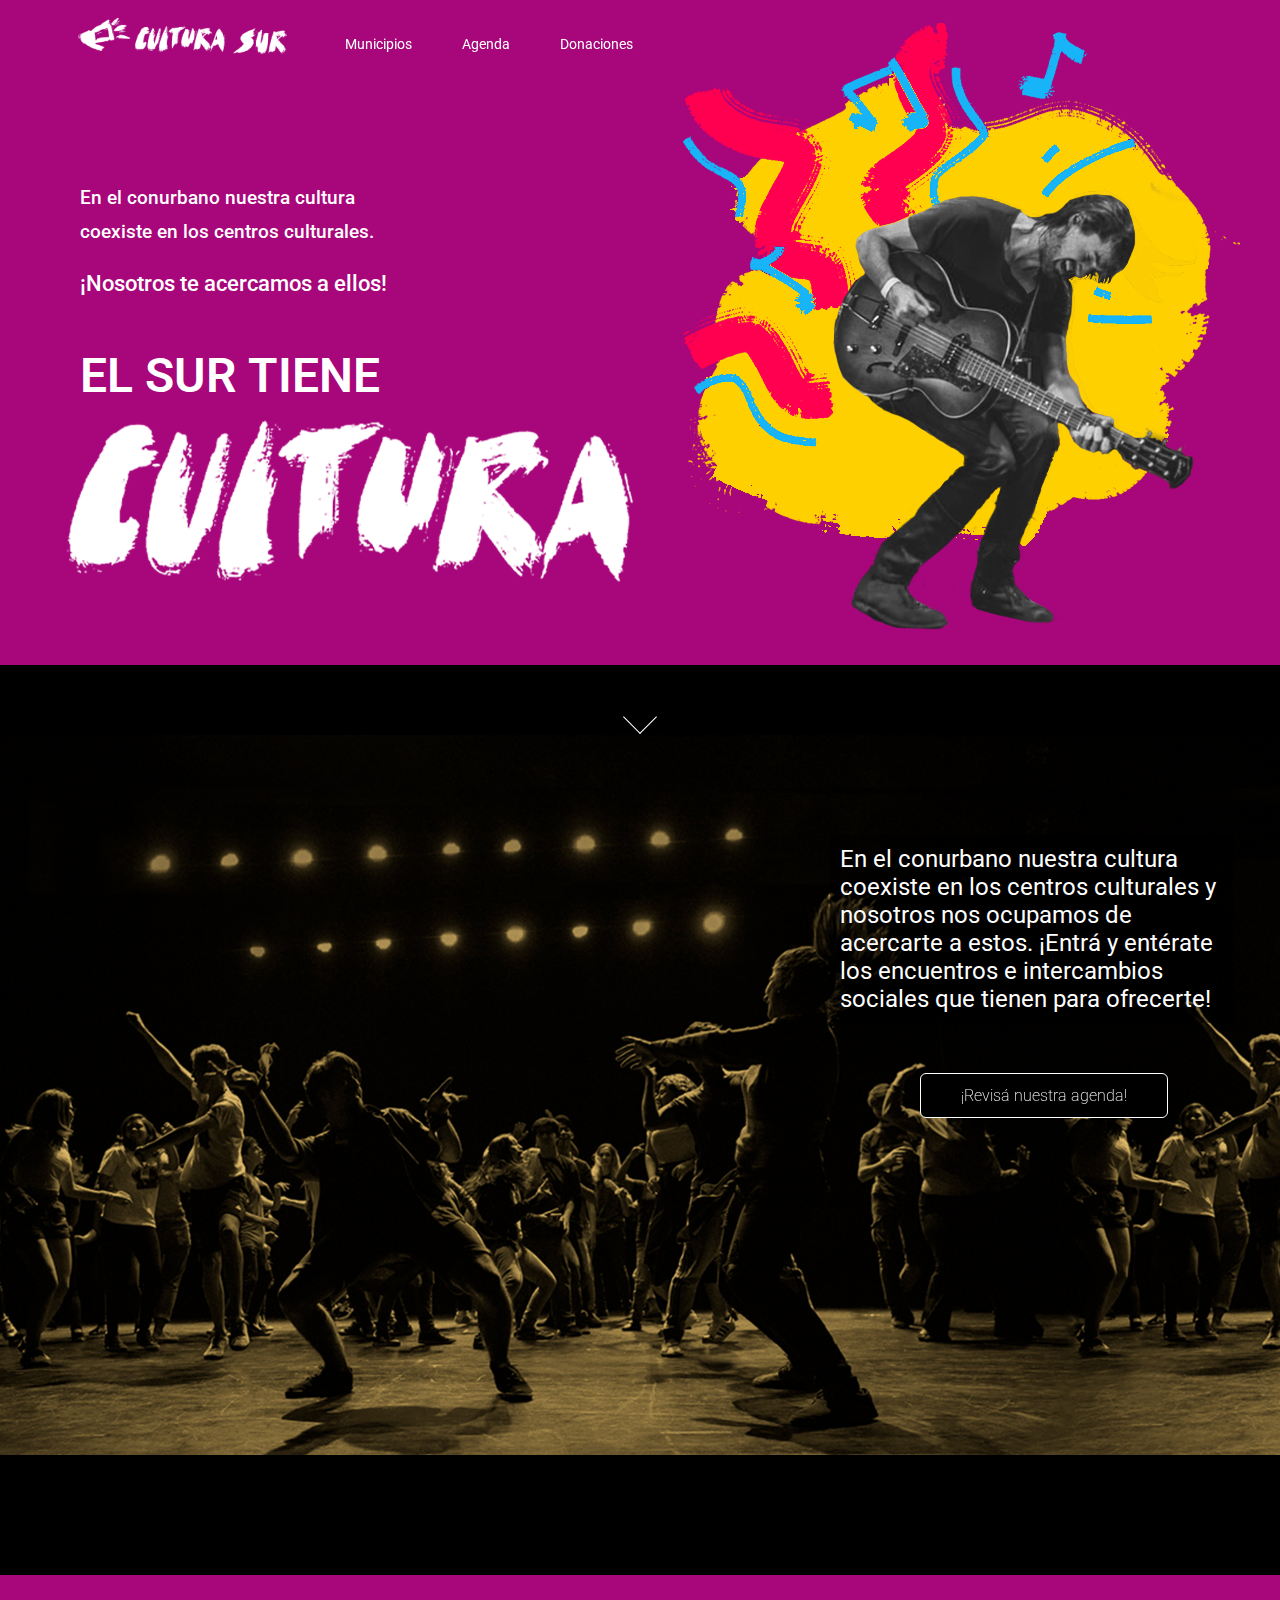
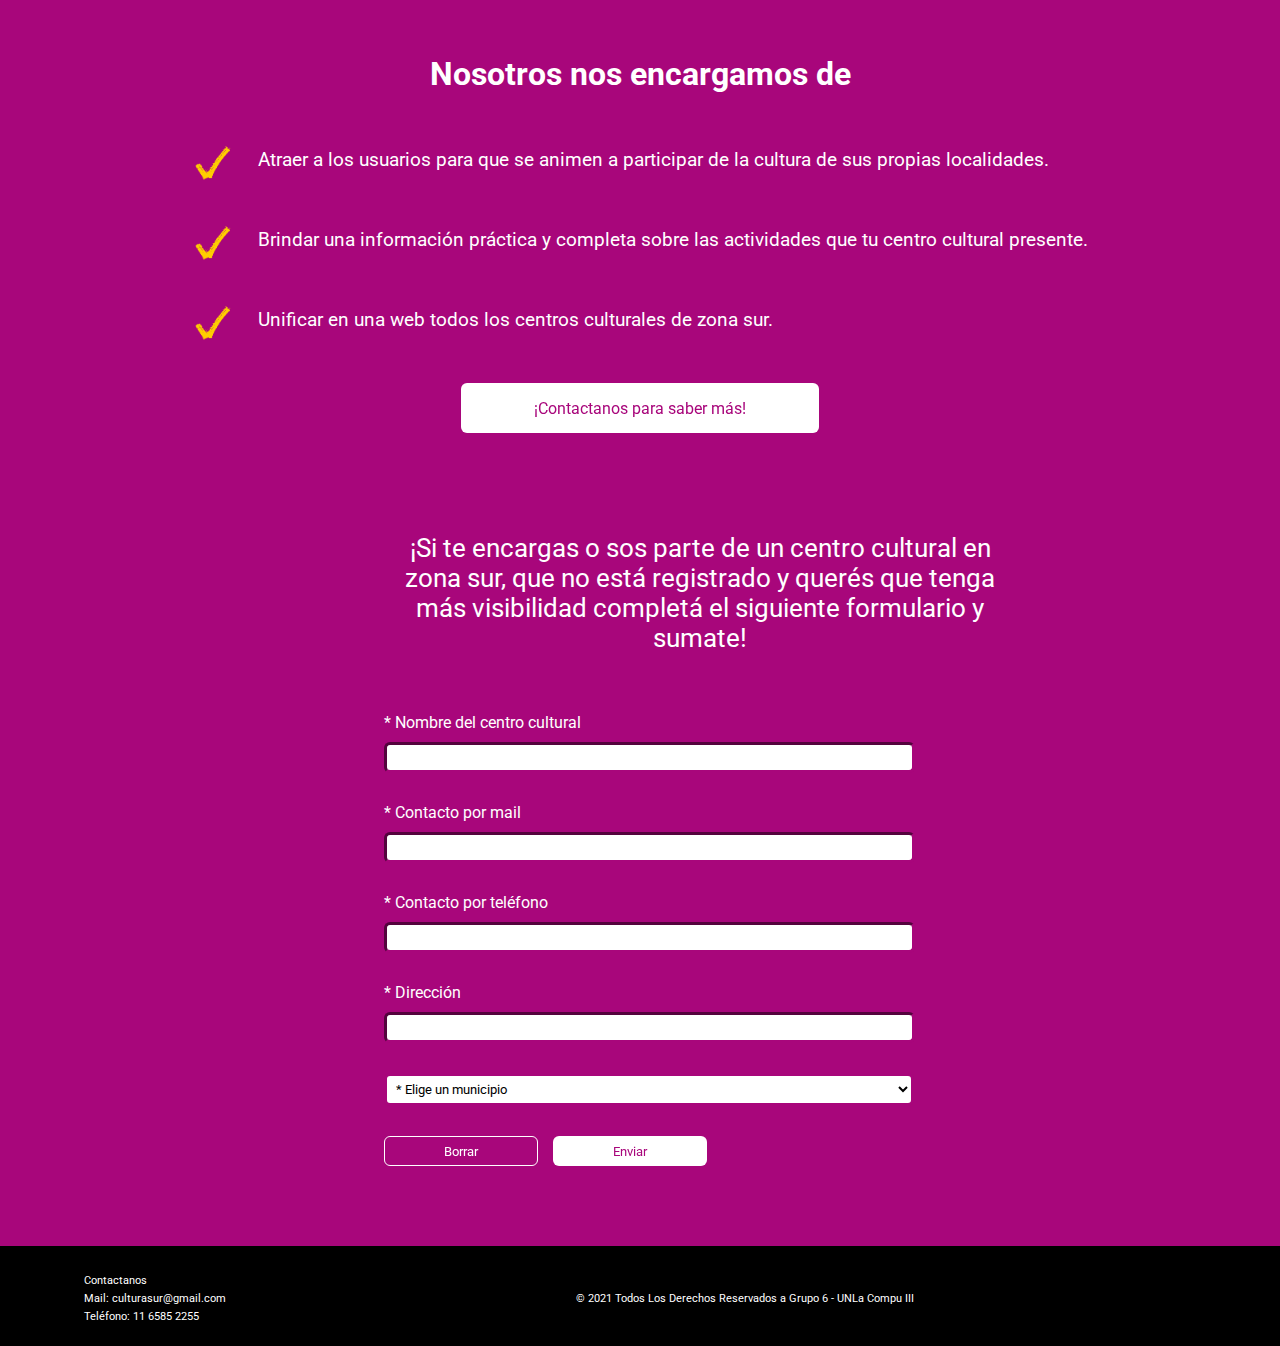
<file: index.html>
<!doctype html>
<html>
<head>
<meta charset="utf-8">
<meta name="viewport" content="width=device-width, initial-scale=1.0">
<title>Cultura Sur</title>
<link href= "estilos.css" rel="stylesheet" type="text/css">
<link rel="preconnect" href="https://fonts.googleapis.com">
<link rel="preconnect" href="https://fonts.gstatic.com" crossorigin>
<link href="https://fonts.googleapis.com/css2?family=Arimo&family=Roboto:wght@300;400;500&display=swap" rel="stylesheet">
<link href="css/hover.css" rel="stylesheet" type="text/css">
</head>

<body>
	<header>
		<a href="index.html" target="_self"> <img src="img/cultura _sur _horizontal.png" width= "auto" height= "75px" alt= "logoculturasur" class="hvr-bounce-in"></a>
		<nav>
			<ul>
				<li><a href="municipios.html" target="_self" class="hvr-grow-shadow">Municipios</a></li>
				<li><a href="link" target="_self" class="hvr-grow-shadow">Agenda</a></li>
				<li><a href="donaciones.html" target="_blank" class="hvr-grow-shadow">Donaciones</a></li>
			</ul>
		</nav>
	</header>
	<main>
		<section id="pp-pantalla1">
			<article>
				<p class="info-pp">En el conurbano nuestra cultura coexiste en los centros culturales.</p> 
				<p class="info-2">¡Nosotros te acercamos a ellos!</p>
				<h2 class="subtitulo-pp">EL SUR TIENE</h2>
				<img src="img/cultura.png" class="cultura" width= "auto" height= "250px" alt= "cultura">
			</article>
			<div class="animacion"></div>

		</section>
		<section id="boton-scroll1" class="demo">
			<a href="#pp-pantalla2"><span></span></a>
		</section>
		<section id="pp-pantalla2">
			<div class="pp-pantalla2-texto">
				<p class="info-pp2">En el conurbano nuestra cultura coexiste en los centros culturales y nosotros nos ocupamos de acercarte a estos. ¡Entrá y entérate los encuentros e intercambios sociales que tienen para ofrecerte! </p>
				<a href="link" target="_self" class="hvr-grow-shadow">¡Revisá nuestra agenda!</a>
			</div>
		</section>
		<section id="pp-pantalla3">
			<div id="div-contactanos">
				<p>Nosotros nos encargamos de</p>
			</div>
			<div>
				<ul class="pp3-objetivos">
					<li>
						<img class="tildes" src="img/tilde.png" height="40px" width="auto" alt="tilde-objetivos">
						<p class="pp-objetivo">Atraer a los usuarios para que se animen a participar de la cultura de sus propias localidades.</p>
					</li>
					<li>
						<img class="tildes" src="img/tilde.png" height="40px" width="auto" alt="tilde-objetivos">
						<p class="pp-objetivo">Brindar una información práctica y completa sobre las actividades que tu centro cultural presente.</p>
					</li>
					<li>
						<img class="tildes" src="img/tilde.png" height="40px" width="auto" alt="tilde-objetivos">
						<p class="pp-objetivo">Unificar en una web todos los centros culturales de zona sur.</p>
					</li>				
				</ul>
				<form id="pp-contactanos" method="post" action="mailto:daiana.besuchet@gmail.com" target="_blank" enctype="text/plain">
					<input id="boton-contactanos" class="hvr-grow-shadow" type="submit" formenctype="text/plain" value="¡Contactanos para saber más!">
				</form>
			</div>
			<div id="pp-formulario-div">
				<p class="nosotros"> ¡Si te encargas o sos parte de un centro cultural en zona sur, que no está registrado y querés que tenga más visibilidad  completá el siguiente formulario y sumate!</p>	
				<form id="pp-formulario" method="post" action="mailto:daiana.besuchet@gmail.com" subject="nuevo centro cultural" target="_blank" enctype="text/plain">

						<label for="nombre">* Nombre del centro cultural</label>
						<input class="caja-pp" type="nombre" name="nombre" id="nombre" required>

						<label for="contacto-mail">* Contacto por mail </label>
						<input class="caja-pp" type="email" name="contacto-mail" id="contacto-mail" required>

						<label for="contacto-tel">* Contacto por teléfono </label>
						<input class="caja-pp" type="tel" name="contacto-tel" id="contacto-tel" required>

						<label for="direccion">* Dirección </label>
						<input class="caja-pp" type="direccion" name="direccion" id="direccion" required>

						<select name="municipios" required>
							<option>* Elige un municipio</option>
							<option>Almirante Brown</option>
							<option>Avellaneda</option>
							<option>Berazategui</option>
							<option>Esteban Echeverría</option>
							<option>Ezeiza</option>
							<option>Florencio Varela</option>
							<option>Lanús</option>
							<option>Lomas de Zamora</option>
							<option>Quilmes</option>
						</select>
						<div id="botones">
							<input id="boton-borrar" class="hvr-grow-shadow" type="reset" value="Borrar">
							<input id="boton-enviar" class="hvr-grow-shadow" type="submit" formenctype="text/plain" value="Enviar">
						</div>
			  </form>
			</div>
		</section>
	</main>
	<footer>
		<div> 
			<p>Contactanos</p>
			<p><a href="culturasur@gmail.com" target="_blank">Mail: culturasur@gmail.com</a></p>
			<p>Teléfono: 11 6585 2255</p>
		</div>
		<p id="derechos-footer">© 2021 Todos Los Derechos Reservados a Grupo 6 - UNLa Compu III</p>
	</footer>
</body>
</html>
</file>
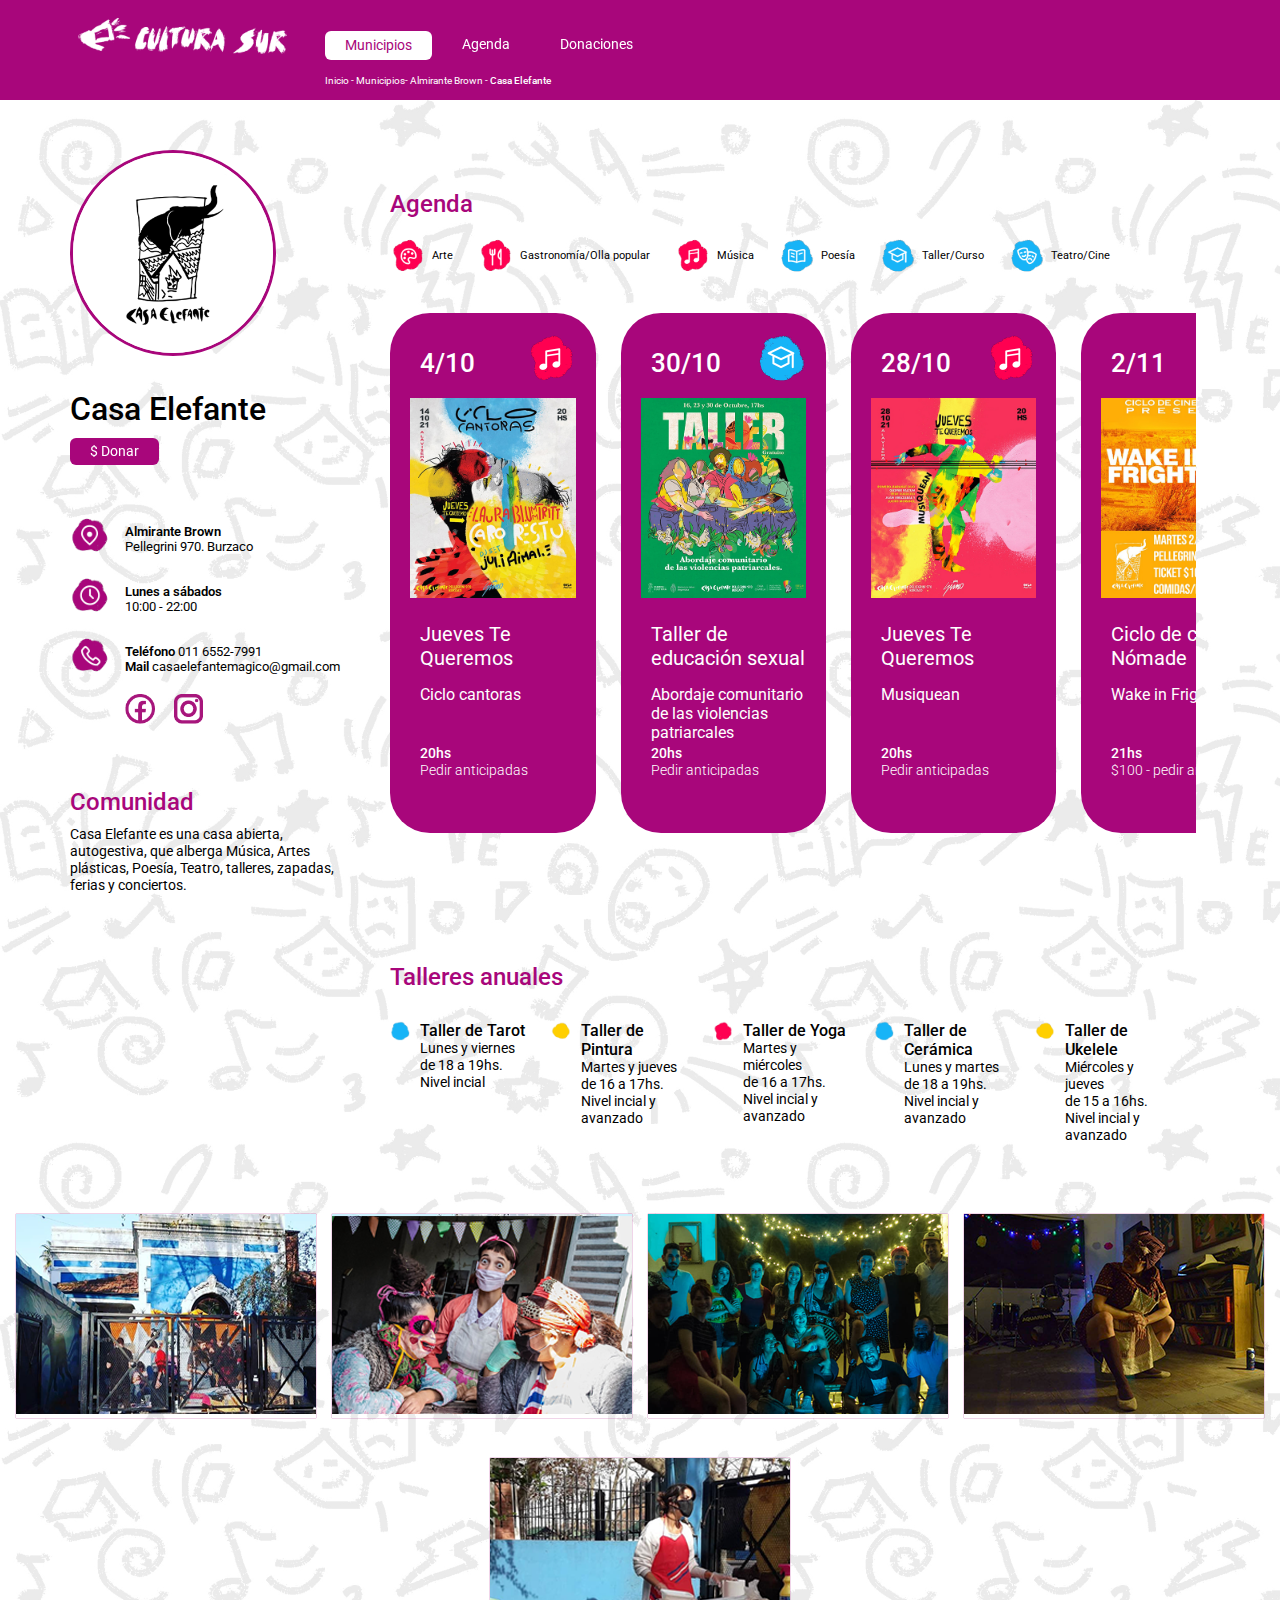
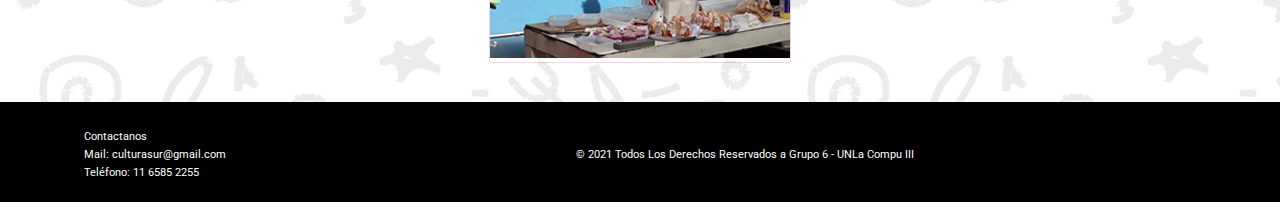
<file: centro_cultural.html>
<!doctype html>
<html>
<head>
<meta charset="utf-8">
<meta name="viewport" content="width=device-width, initial-scale=1.0">
<title>Casa Elefante - Cultura Sur</title>
<link href="estilos.css" rel="stylesheet" type="text/css">
<link rel="preconnect" href="https://fonts.googleapis.com">
<link rel="preconnect" href="https://fonts.gstatic.com" crossorigin>
<link href="https://fonts.googleapis.com/css2?family=Arimo&family=Roboto:wght@300;400;500&display=swap" rel="stylesheet">
<link href="css/hover.css" rel="stylesheet" type="text/css">
<link href="css/jquery.fancybox.css" rel="stylesheet" type="text/css">
<script type="text/javascript">
</script>
</head>

<body>
	<header id="cc-header">
		<a href="index.html" target="_self"> <img src="img/cultura _sur _horizontal.png" width= "auto" height= "75px" alt= "logoculturasur" class="hvr-bounce-in"></a>
		<section>
			<nav>
				<ul>
					<li><a  class="boton-seleccionado" href="municipios.html" target="_self" >Municipios</a></li>
					<li><a  href="#" target="_self" class="hvr-grow-shadow">Agenda</a></li>
					<li><a  href="donaciones.html" target="_blank" class="hvr-grow-shadow">Donaciones</a></li>
				</ul>
			</nav>
			<p id="historial"> <a href="index.html" target="_self">Inicio</a> - <a href="municipios.html" target="_self">Municipios</a>- Almirante Brown - <a href="centro_cultural.html" target="_self" id="historial-seleccionado"> Casa Elefante</a></p>	
		</section>
	</header>
	
	<main id="cc-main-completo">
		<section id="cc-main">
			<section id="columna-info-cc"> 
				<div id="nombre-cc-donar">
					<img id="cc-logo" src="img/logo-casa-elefante-mini.png" height="200px" width="auto" alt="logo-cc">
					<h1 id="h1-cc"> Casa Elefante</h1>
					<p> <a id="boton-donar" href="donaciones.html" target="_blank" class="hvr-grow-shadow"> $ Donar</a></p>
				</div>
				<div class="info-cc">
					<img src="img/icono ubicación.png" height="40px" alt="icono-ubicacion">
					<div class="cc-items">
						<h4>Almirante Brown</h4>
						<p class="cc-items-menosjerarquia">Pellegrini 970. Burzaco </p>
					</div>
				</div>
				
				<div class="info-cc">
					<img src="img/icono horarios.png" height="40px" alt="icono-ubicacion">
					<div class="cc-items">
						<h4>Lunes a sábados</h4>
						<p class="cc-items-menosjerarquia"> 10:00 - 22:00 </p>
					</div>
				</div>
				
				<div class="info-cc">
					<img src="img/icono contacto.png" height="40px" alt="icono-ubicacion">
					<div class="cc-items">
						<p class="cc-items-menosjerarquia"> <span class="cc-items-masjerarquia"> Teléfono </span> 011 6552-7991</p>
						<p class="cc-items-menosjerarquia"> <span class="cc-items-masjerarquia"> Mail </span> casaelefantemagico@gmail.com</p>
						<a class="hvr-grow" href="https://www.facebook.com/CasaElefanteMagico" target="_blank"><img class="iconos-redes" src="img/facebooklogo.png" height="30px" alt="icono-facebook"></a>
						<a class="hvr-grow" href="https://www.instagram.com/casaelefanteburzaco2/" target="_blank"><img class ="iconos-redes" src="img/instagramlogo.png" height="30px" alt="icono-instagram"></a>
					</div>
				</div>
				<h3 id="h3-comunidad"> Comunidad </h3>
				<p class="p-comunidad">Casa Elefante es una casa abierta, autogestiva, que alberga Música, Artes plásticas, Poesía, Teatro, talleres, zapadas, ferias y conciertos.</p>
			</section>
			<section id="columna-agenda-cc">
				<h3> Agenda </h3>
				<div id="referencias-agenda">
					<img src="img/icono arte.png" height="35px" alt="icono-actividad">
					<p> Arte</p>
					
					<img src="img/icono gastronomia.png" height="35px" alt="icono-actividad">
					<p> Gastronomía/Olla popular</p>
					
					<img src="img/icono musica.png" height="35px" alt="icono-actividad">
					<p> Música</p>
					
					<img src="img/icono poesia.png" height="35px" alt="icono-actividad">
					<p> Poesía</p>
					
					<img src="img/icono taller.png" height="35px" alt="icono-actividad">
					<p>Taller/Curso</p>
					
					<img src="img/icono teatro.png" height="35px" alt="icono-actividad">
					<p> Teatro/Cine</p>
				</div>
				
				<section id="agenda-grid">
					<div class="cc-agenda-contenedor">
						<div class="titulo-agenda">
							<img class="iconos-agenda" src="img/icono musica.png" height="50px" alt="icono-actividad">
							<h5> 4/10 </h5>
						</div>
						<img class="cc-agenda-img" src="img/ciclocantoras14-10.jpg" height="200px" alt="img-actividad">
						<h6> Jueves Te Queremos</h6>
						<p class="cc-actividad-descripcion"> Ciclo cantoras </p>
						<p class="cc-actividad-hora"> 20hs</p>
						<p class="cc-actividad-detalle"> Pedir anticipadas</p>
					</div>
					
					<div class="cc-agenda-contenedor">
						<div class="titulo-agenda">
							<img class="iconos-agenda" src="img/icono taller.png" height="50px" alt="icono-actividad">
							<h5> 30/10 </h5>
						</div>
						<img class="cc-agenda-img" src="img/tallerabordajeoctubre.jpg" height="200px" alt="img-actividad">
						<h6> Taller de educación sexual</h6>
						<p class="cc-actividad-descripcion"> Abordaje comunitario de las violencias patriarcales </p>
						<p class="cc-actividad-hora"> 20hs</p>
						<p class="cc-actividad-detalle"> Pedir anticipadas</p>
					</div>
					
					<div class="cc-agenda-contenedor">
						<div class="titulo-agenda">
							<img class="iconos-agenda" src="img/icono musica.png" height="50px" alt="icono-actividad">
							<h5> 28/10 </h5>
						</div>
						<img class="cc-agenda-img" src="img/juevestequeremos28-10.jpg" height="200px" alt="img-actividad">
						<h6> Jueves Te Queremos</h6>
						<p class="cc-actividad-descripcion"> Musiquean </p>
						<p class="cc-actividad-hora"> 20hs</p>
						<p class="cc-actividad-detalle"> Pedir anticipadas</p>
					</div>

					<div class="cc-agenda-contenedor">
						<div class="titulo-agenda">
							<img class="iconos-agenda" src="img/icono teatro.png" height="50px" alt="icono-actividad">
							<h5> 2/11 </h5>
						</div>
						<img class="cc-agenda-img" src="img/cinenomade2-11.jpg" height="200px" alt="img-actividad">
						<h6> Ciclo de cine Nómade</h6>
						<p class="cc-actividad-descripcion"> Wake in Fright </p>
						<p class="cc-actividad-hora"> 21hs</p>
						<p class="cc-actividad-detalle"> $100 - pedir anticipadas</p>
					</div>
					
					<div class="cc-agenda-contenedor">
						<div class="titulo-agenda">
							<img class="iconos-agenda" src="img/icono teatro.png" height="50px" alt="icono-actividad">
							<h5> 4/11 </h5>
						</div>
						<img class="cc-agenda-img" src="img/juevestequeremos04-11.jpg" height="200px" alt="img-actividad">
						<h6> Jueves Te Queremos</h6>
						<p class="cc-actividad-descripcion"> Movimiento creativo </p>
						<p class="cc-actividad-hora"> 20hs</p>
						<p class="cc-actividad-detalle"> Pedir anticipadas</p>
					</div>

					<div class="cc-agenda-contenedor">
						<div class="titulo-agenda">
							<img class="iconos-agenda" src="img/icono gastronomia.png" height="50px" alt="icono-actividad">
							<h5> 5/11 </h5>
						</div>
						<img class="cc-agenda-img" src="img/ollapopular5-11.jpg" height="200px" alt="img-actividad">
						<h6> Olla Popular Elefante</h6>
						<p class="cc-actividad-descripcion"> Festival de comida y música </p>
						<p class="cc-actividad-hora"> 20hs</p>
						<p class="cc-actividad-detalle"> $300 - pedir anticipadas</p>
					</div>
				</section>
				<h3>Talleres anuales</h3>
				<div id="talleres">
					<img src="img/mancha-items1.png" height="20px" alt="item">
					<div class="cc-taller">
						<p class="cc-talleres-nombre">Taller de Tarot</p>
						<p class="cc-talleres-info">Lunes y viernes </p>
						<p class="cc-talleres-info">de 18 a 19hs.</p>
						<p class="cc-talleres-info">Nivel incial</p>
					</div>
					
					<img src="img/mancha-items2.png" height="20px" alt="item">
					<div class="cc-taller">
						<p class="cc-talleres-nombre">Taller de Pintura</p>
						<p class="cc-talleres-info">Martes y jueves</p>
						<p class="cc-talleres-info">de 16 a 17hs.</p>
						<p class="cc-talleres-info">Nivel incial y avanzado</p>
					</div>
					
					<img src="img/mancha-items3.png" height="20px" alt="item">
					<div class="cc-taller">
						<p class="cc-talleres-nombre">Taller de Yoga</p>
						<p class="cc-talleres-info">Martes y miércoles</p>
						<p class="cc-talleres-info">de 16 a 17hs.</p>
						<p class="cc-talleres-info">Nivel incial y avanzado</p>
					</div>
					
					<img src="img/mancha-items1.png" height="20px" alt="item">
					<div class="cc-taller">
						<p class="cc-talleres-nombre">Taller de Cerámica</p>
						<p class="cc-talleres-info">Lunes y martes </p>
						<p class="cc-talleres-info">de 18 a 19hs.</p>
						<p class="cc-talleres-info">Nivel incial y avanzado</p>
					</div>
					
					<img src="img/mancha-items2.png" height="20px" alt="item">
					<div class="cc-taller">
						<p class="cc-talleres-nombre">Taller de Ukelele</p>
						<p class="cc-talleres-info">Miércoles y jueves </p>
						<p class="cc-talleres-info">de 15 a 16hs.</p>
						<p class="cc-talleres-info">Nivel incial y avanzado</p>
					</div>
				
				</div>
			</section>
		</section>
		<div id="galeria">
			<a rel= "galeria" href="img/galeria - cc/img grandes/casa-elefante-1.jpg" data-fancybox="gallery" data-caption="fachada de Casa elefante #CulturaEnEmergencia" class="hvr-sweep-to-right">
					<img src="img/galeria - cc/img chicas/casa-elefante-1mini.png" alt="Descripción">
			</a>
			
			<a rel= "galeria" href="img/galeria - cc/img grandes/casa-elefante-2.jpg" data-fancybox="gallery" data-caption="Jornada de colecta de Casa Elefante. Show de payasos " class="hvr-sweep-to-right">
					<img src="img/galeria - cc/img chicas/casa-elefante-2mini.png" alt="Descripción">
			</a>
			
			<a rel= "galeria" href="img/galeria - cc/img grandes/casa-elefante-3.jpg" data-fancybox="gallery" data-caption="Jueves te queremos. Edición Shampoo.
Las Ñeris Compañia Teatral - Vergüenza Ajena Dúo" class="hvr-sweep-to-right">
					<img src="img/galeria - cc/img chicas/casa-elefante-3mini.png" alt="Descripción">
			</a>
			
			<a rel= "galeria" href="img/galeria - cc/img grandes/casa-elefante-4.jpg" data-fancybox="gallery" data-caption="Jueves te quermos. Colectivo Itinerante de Artes - El nudo menguante" class="hvr-sweep-to-right">
					<img src="img/galeria - cc/img chicas/casa-elefante-4mini.png" alt="Descripción">
			</a>
			
			<a rel= "galeria" href="img/galeria - cc/img grandes/casa-elefante-5.jpg" data-fancybox="gallery" data-caption="Jornada de merienda, olla popular" class="hvr-sweep-to-right">
					<img src="img/galeria - cc/img chicas/casa-elefante-5mini.png" alt="Descripción">
			</a>
		</div>
	</main>
	
	<footer>
		<div> 
			<p>Contactanos</p>
			<p><a href="culturasur@gmail.com" target="_blank">Mail: culturasur@gmail.com</a></p>
			<p>Teléfono: 11 6585 2255</p>
		</div>
		<p id="derechos-footer">© 2021 Todos Los Derechos Reservados a Grupo 6 - UNLa Compu III</p>
	</footer>
	
	<!-- JS -->
	<script src="js/jquery-3.4.1.js"></script>
	<script src="js/jquery.fancybox.js"></script>
</body>
</html>
</file>
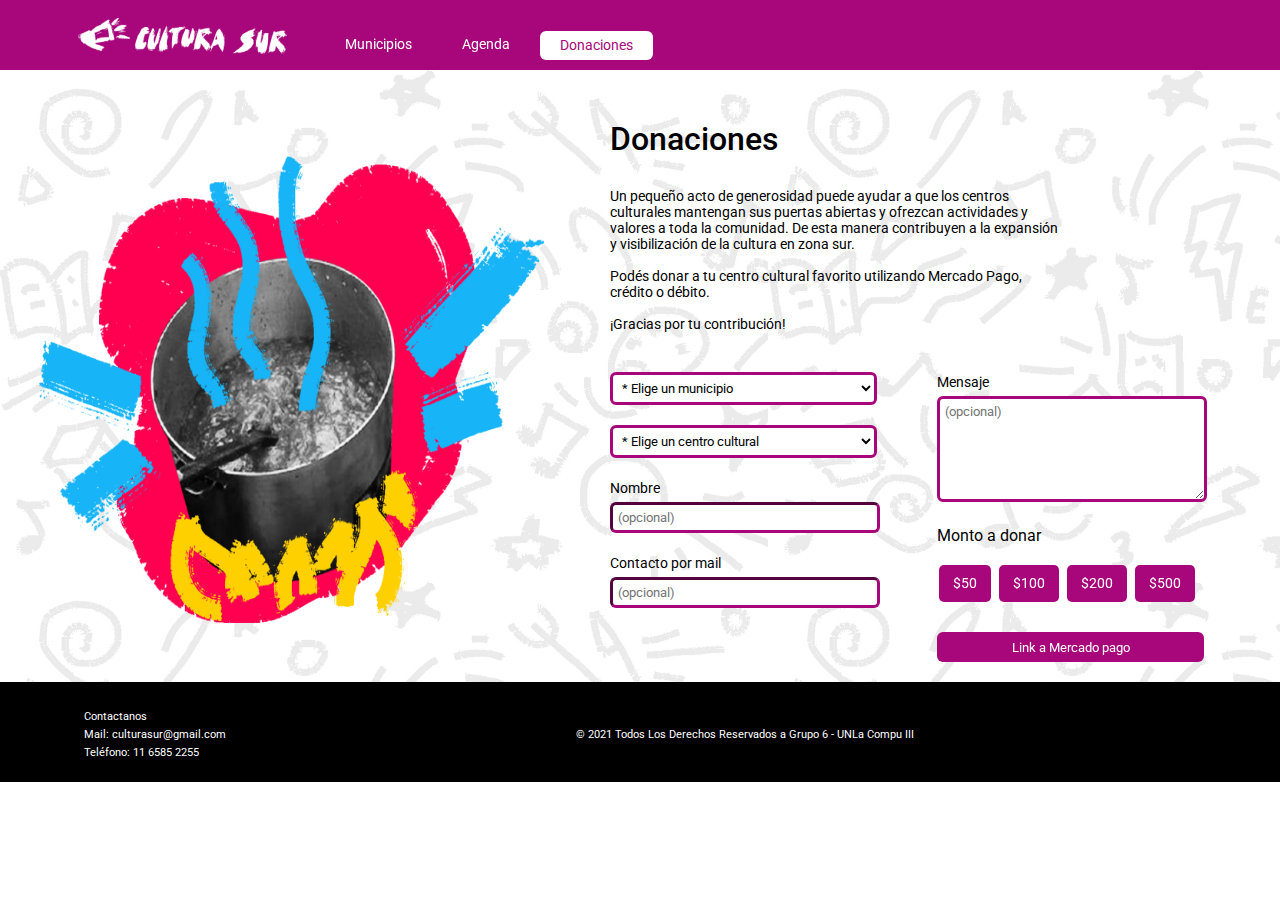
<file: donaciones.html>
<!doctype html>
<html>
<head>
<meta charset="utf-8">
<meta name="viewport" content="width=device-width, initial-scale=1.0">
<title>Donaciones - Cultura Sur</title>
<link href="estilos.css" rel="stylesheet" type="text/css">
<link rel="preconnect" href="https://fonts.googleapis.com">
<link rel="preconnect" href="https://fonts.gstatic.com" crossorigin>
<link href="https://fonts.googleapis.com/css2?family=Arimo&family=Roboto:wght@300;400;500&display=swap" rel="stylesheet">
<link href="css/hover.css" rel="stylesheet" type="text/css">
<script type="text/javascript">
function MM_goToURL() { //v3.0
  var i, args=MM_goToURL.arguments; document.MM_returnValue = false;
  for (i=0; i<(args.length-1); i+=2) eval(args[i]+".location='"+args[i+1]+"'");
}
function MM_openBrWindow(theURL,winName,features) { //v2.0
  window.open(theURL,winName,features);}
</script>
</head>

<body>
	<header>
		<a href="index.html" target="_self"> <img src="img/cultura _sur _horizontal.png" width= "auto" height= "75px" alt= "logoculturasur" class="hvr-bounce-in"></a>
		<nav>
			<ul>
				<li><a  href="municipios.html" target="_self" class="hvr-grow-shadow">Municipios</a></li>
				<li><a  href="link" target="_self" class="hvr-grow-shadow">Agenda</a></li>
				<li><a class="boton-seleccionado" href="link" target="_blank">Donaciones</a></li>
			</ul>
		</nav>
	</header>
	<main id="main-donaciones">
		<img src="img/olla2.png" width="auto" height="480px" alt="img-donaciones">
		<section id="donaciones">
			<h1> Donaciones</h1>
			<p id="texto-donaciones"> Un pequeño acto de generosidad  puede ayudar a que los centros culturales mantengan sus puertas abiertas y ofrezcan actividades y valores  a toda la comunidad. De esta manera contribuyen  a la expansión y visibilización de la cultura en zona sur.
				<br>
				<br>
			Podés donar a tu centro cultural favorito utilizando Mercado Pago, crédito o débito.
				<br>
				<br>
			¡Gracias por tu contribución!</p>
			<section id="formulario">
				<form method="post" action="" target="_blank" enctype="text/plain">
					<div class="formulario-izq">
						
						<select class="donaciones-elige" name="municipios" required>
							<option>* Elige un municipio</option>
							<option>Almirante Brown</option>
							<option>Avellaneda</option>
							<option>Berazategui</option>
							<option>Esteban Echeverría</option>
							<option>Ezeiza</option>
							<option>Florencio Varela</option>
							<option>Lanús</option>
							<option>Lomas de Zamora</option>
							<option>Quilmes</option>
						</select>
						<br>
						
						<select class="donaciones-elige" name="centros" required>
							<option>* Elige un centro cultural</option>
							<option>Casa Borges</option>
							<option>Centro Cultural Adrogué</option>
							<option>Landa Sabaris</option>
							<option>Edificio Histórico La Cucaracha</option>
							<option>El Conventillo</option>
							<option>Oesterheld</option>
							<option>Casa Elefante</option>
							<option>Casa Municipal de la Cultura</option>
						</select>
						<br>
						
						<label for="nombre"> Nombre</label>
						<br>
						<input class="donaciones-caja" type="nombre" name="nombre" id="nombre" placeholder="(opcional)">
						<br>
						
						<label for="contacto">Contacto por mail </label>
						<br>
						<input class="donaciones-caja" type="email" name="contacto" id="contacto" placeholder="(opcional)">
					</div>
					<div class="formulario-der">
						<label for="mensaje"> Mensaje </label>
						<textarea name="mensaje" id="mensaje" max-length="200" placeholder="(opcional)"></textarea>
						
						<p>Monto a donar</p>
							
							<input class="radio" type="radio" name="monto" value="$50" id="50" > 
							<label for="50" class="monto hvr-shadow"> $50 </label>
						
							<input class="radio" type="radio" name="monto" value="$100" id="100"> 
							<label for="100" class="monto  hvr-shadow"> $100 </label>
						
							<input class="radio" type="radio" name="monto" value="$200" id="200"> 
							<label for="200" class="monto  hvr-shadow"> $200 </label>
							 
							<input class="radio" type="radio" name="monto" value="$500" id="500"> 
							<label for="500" class="monto  hvr-shadow"> $500</label>
						
						<input class="boton-mercado-pago hvr-grow-shadow" type="submit" formenctype="text/plain" onClick="MM_openBrWindow('https://www.mercadopago.com.ar/como-cobrar/codigo-qr?code=V1C70X&amp;utm_experiment=optimize&amp;utm_source=google&amp;utm_medium=cpc&amp;utm_campaign=MLA_MP_G_AO_P_X_SEARCH_SELL_CPA_MP_EXACT_XPBR&amp;matt_tool=28766038&amp;matt_word=&amp;gclid=Cj0KCQjw8eOLBhC1ARIsAOzx5cG0ly5DoHcg0XmKaWR1Yq-1V247w1tTwovafWc9IEajaBZ-TCwy5XEaAsZIEALw_wcB','','')" value="Link a Mercado pago" >
					</div>
				</form>
			</section>
		</section>	
	</main>
	
	<footer>
		<div> 
			<p>Contactanos</p>
			<p><a href="culturasur@gmail.com" target="_blank">Mail: culturasur@gmail.com</a></p>
			<p>Teléfono: 11 6585 2255</p>
		</div>
		<p id="derechos-footer">© 2021 Todos Los Derechos Reservados a Grupo 6 - UNLa Compu III</p>
	</footer>
</body>
</html>
</file>
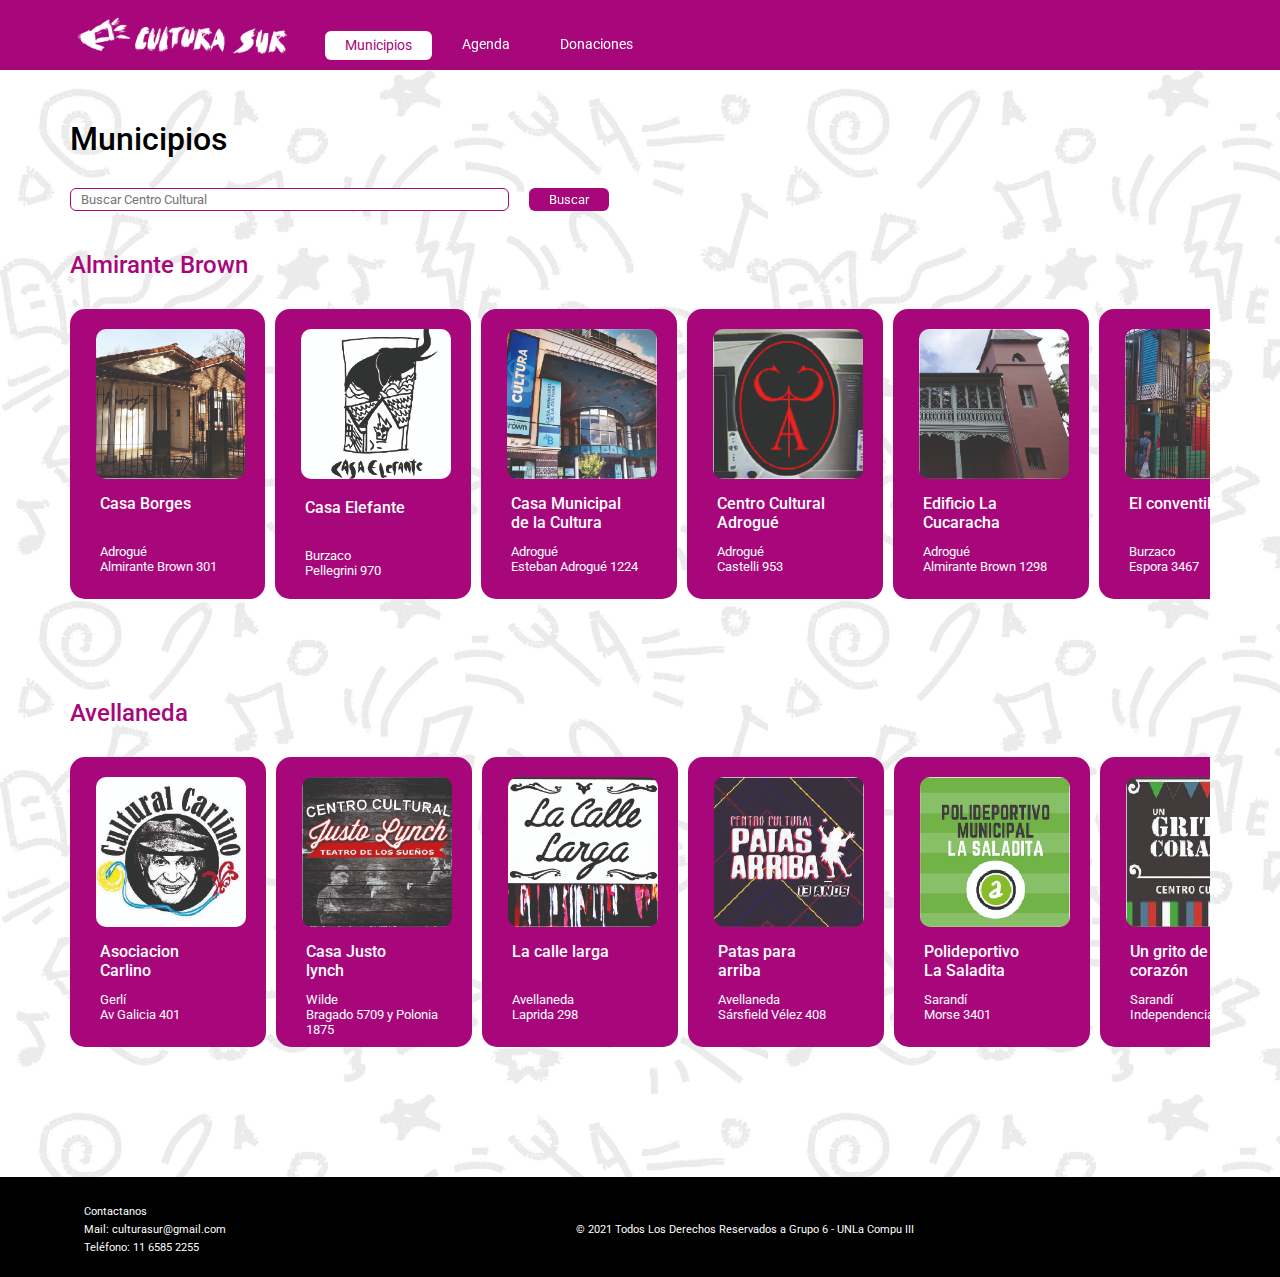
<file: municipios.html>
<!doctype html>
<html>
<head>
<meta charset="utf-8">
<meta name="viewport" content="width=device-width, initial-scale=1.0">
<title>Municipios - Cultura Sur</title>
<link href= "estilos.css" rel="stylesheet" type="text/css">
<link rel="preconnect" href="https://fonts.googleapis.com">
<link rel="preconnect" href="https://fonts.gstatic.com" crossorigin>
<link href="https://fonts.googleapis.com/css2?family=Arimo&family=Roboto:wght@300;400;500&display=swap" rel="stylesheet">
<link href="css/hover.css" rel="stylesheet" type="text/css">
</head>

<body>
	<header>
		<a href="index.html" target="_self"> <img src="img/cultura _sur _horizontal.png" width= "auto" height= "75px" alt= "logoculturasur" class="hvr-bounce-in"></a>
		<nav>
			<ul>
				<li><a  class="boton-seleccionado" href="municipios.html" target="_self">Municipios</a></li>
				<li><a  href="link" target="_self" class="hvr-grow-shadow">Agenda</a></li>
				<li><a  href="donaciones.html" target="_blank" class="hvr-grow-shadow">Donaciones</a></li>
			</ul>
		</nav>
	</header>
	
	<main id="main-municipios">
		<h1>Municipios</h1>
		<form id="municipios-busqueda" action="../../form-result.php" method="post" target="_blank">
  			<input id="busqueda-caja" type="search" name="busquedacodigo" title="Un código válido consiste en una cadena con 8 a 20 caracteres, cada uno de los cuales es una letra o un dígito" placeholder="Buscar Centro Cultural" size="50px"> <input id="busqueda-boton" type="submit" class="hvr-grow-shadow" value="Buscar">
		</form>
		<section class="municipios">
			<h3>Almirante Brown</h3>
			<div class="lista-centros">
				
				<div class="centros-culturales">
					<img class="logo-cc hvr-grow" src="img/casaborges.jpg" height="150px" alt="logo-cc">
					<p class="centros-nombre">Casa Borges</p>
					<p class="centros-info">Adrogué</p>
					<p class="centros-info">Almirante Brown 301</p>
				</div>
				
				<div class="centros-culturales">
					<a href="centro_cultural.html" target="_self" class="hvr-grow"><img class="logo-cc" src="img/casaelefante.jpg" height="150px" alt="logo-cc"></a>
					<a href="centro_cultural.html" target="_self"><p class="centros-nombre">Casa Elefante</p></a>
					<p class="centros-info">Burzaco</p>
					<p class="centros-info">Pellegrini 970</p>
				</div>
				
				<div class="centros-culturales">
					<img class="logo-cc hvr-grow" src="img/casamunicipaldelacultura.jpg" height="150px" alt="logo-cc">
					<p class="centros-nombre">Casa Municipal de la Cultura</p>
					<p class="centros-info">Adrogué</p>
					<p class="centros-info">Esteban Adrogué 1224</p>
				</div>
				
				<div class="centros-culturales">
					<img class="logo-cc hvr-grow" src="img/centroculturaladrogue.jpg" height="150px" alt="logo-cc">
					<p class="centros-nombre">Centro Cultural Adrogué</p>
					<p class="centros-info">Adrogué</p>
					<p class="centros-info">Castelli 953</p>
				</div>
				
				<div class="centros-culturales">
					<img class="logo-cc hvr-grow" src="img/edifciohistoricolacucaracha.jpg" height="150px" alt="logo-cc">
					<p class="centros-nombre">Edificio La Cucaracha</p>
					<p class="centros-info">Adrogué</p>
					<p class="centros-info">Almirante Brown 1298</p>
				</div>
				
				<div class="centros-culturales">
					<img class="logo-cc hvr-grow" src="img/elconventillo.jpg" height="150px" alt="logo-cc">
					<p class="centros-nombre">El conventillo</p>
					<p class="centros-info">Burzaco</p>
					<p class="centros-info">Espora 3467</p>
				</div>
				
				<div class="centros-culturales">
					<img class="logo-cc hvr-grow" src="img/landasabaris.jpg" height="150px" alt="logo-cc">
					<p class="centros-nombre">Landa Sabaris</p>
					<p class="centros-info">Adrogué</p>
					<p class="centros-info">Plazoleta Azopardo 53</p>
				</div>
				
				<div class="centros-culturales">
					<img class="logo-cc hvr-grow" src="img/oesterheld.jpg" height="150px" alt="logo-cc">
					<p class="centros-nombre">Oesterheld</p>
					<p class="centros-info">Burzaco</p>
					<p class="centros-info">Cristobal Colón 991</p>
				</div>
			</div>
		</section>
		
		<section class="municipios">
			<h3>Avellaneda</h3>
			<div class="lista-centros">
				
				<div class="centros-culturales">
					<img class="logo-cc hvr-grow" src="img/carliño.jpg" height="150px" alt="logo-cc">
					<p class="centros-nombre">Asociacion Carlino </p>
					<p class="centros-info">Gerlí</p>
					<p class="centros-info">Av Galicia 401</p>
				</div>
				
				<div class="centros-culturales">
					<img class="logo-cc hvr-grow" src="img/justolynch.jpg" height="150px" alt="logo-cc">
					<p class="centros-nombre">Casa Justo lynch</p>
					<p class="centros-info">Wilde</p>
					<p class="centros-info">Bragado 5709 y Polonia 1875</p>
				</div>
				
				<div class="centros-culturales">
					<img class="logo-cc hvr-grow" src="img/lacallelarga.jpg" height="150px" alt="logo-cc">
					<p class="centros-nombre">La calle larga</p>
					<p class="centros-info">Avellaneda</p>
					<p class="centros-info">Laprida 298</p>
				</div>
				
				<div class="centros-culturales">
					<img class="logo-cc hvr-grow" src="img/patasparaarriba.jpg" height="150px" alt="logo-cc">
					<p class="centros-nombre">Patas para arriba </p>
					<p class="centros-info">Avellaneda</p>
					<p class="centros-info">Sársfield Vélez 408</p>
				</div>
				
				<div class="centros-culturales">
					<img class="logo-cc hvr-grow" src="img/lasaladita.jpg" height="150px" alt="logo-cc">
					<p class="centros-nombre">Polideportivo La Saladita</p>
					<p class="centros-info">Sarandí</p>
					<p class="centros-info">Morse 3401</p>
				</div>
				
				<div class="centros-culturales">
					<img class="logo-cc hvr-grow" src="img/ungritpdecorazon.jpg" height="150px" alt="logo-cc">
					<p class="centros-nombre">Un grito de corazón</p>
					<p class="centros-info">Sarandí</p>
					<p class="centros-info">Independencia 15 1872</p>
				</div>

			</div>
		</section>
	
	</main>
	
	<footer>
		<div> 
			<p>Contactanos</p>
			<p><a href="culturasur@gmail.com" target="_blank">Mail: culturasur@gmail.com</a></p>
			<p>Teléfono: 11 6585 2255</p>
		</div>
		<p id="derechos-footer">© 2021 Todos Los Derechos Reservados a Grupo 6 - UNLa Compu III</p>
	</footer>
</body>
</html>
</file>
<file: estilos.css>
@charset "utf-8";
/* CSS Document */

* { 
	margin: 0px;
	padding: 0px;
	font-family: "Roboto" 
}	
html {
  scroll-behavior: smooth;
 }
header {
	width: auto;
	height: 70px;
	background-color:#A8067B;
	display: flex;
	padding-left: 70px;
}
nav {
	width: 100%;
	height: 70px;
	display: flex;
	padding-left:20px;
}
nav ul { 
	list-style: none;
	width: 60%;
	display: flex;
	justify-content:flex-start;
	align-items:center;
	padding-left: 0px;
	padding-top: 18px;
	padding-right: 380px;
	
}
nav ul li {
	padding-left: 10px;
}
nav ul li a {
	text-decoration: none; 
	color:white;
	font-size: 0.9em;
	padding:5px 20px;
	border-radius: 6px;
}
nav ul li a:hover { 
	text-decoration:none; 
	color:#A8067B; 
	background-color:white;
}
footer{
	background-color: black;
	height: 90px;
	padding-left: 64px;
	padding-top: 10px;
	display: flex;
	align-items: center;
}
footer a{
	font-size: 1em;
	color: white;
	text-decoration: none;
}
footer p{
	font-size: 0.7em;
	color: white;
	text-decoration: none;
	padding-bottom: 5px;
}
.boton-seleccionado{
	background-color:white;
	color:#A8067B;
	padding:6px 20px;
}
#derechos-footer{
	padding-left: 350px;
}
footer div{
	padding-left:20px;
}
h1{
	font-size: 2em;
	font-weight: 500;
	padding-bottom: 30px
}

/*empieza pag princ*/

#pp-pantalla1{
	background-color:#A8067B;
	height: 520px;
	display: flex;
	align-items: flex-end;
	padding-bottom: 35px;
	padding-top:40px;
	padding-left:10px;
}
	
.animacion{
	width: 620px;
	height: 620px;
	background-image: url("img/guitarra.png");
	background-repeat: no-repeat;
	background-size: 100% ;
	animation-name:animacion;
	animation-duration: 6s;
	animation-direction:alternate;
	animation-iteration-count: infinite;
	animation-timing-function: ease-in-out;
	animation-play-state: running;
	background-position: 90% 40%;
}
@keyframes animacion {
		0%{
			background-image: url("img/guitarra.png");
		}
		
		35%{
			background-image: url("img/bailando 1.png");
		}
		
		75%{
			background-image: url("img/pintando1.png");
		}
		
		100%{
			background-image: url("img/nene-actuando.png");
		}

}

article{
	width: 50%;
}
.subtitulo-pp{
	color: #fff;
	font-size: 3em;
	font-weight: 600;
	line-height: 0em;
	padding-left: 70px;
}
.info-pp{
	color: #fff;
	font-size: 1.2em;
	font-weight: 500;
	width: 50%;
	padding-bottom: 20px;
	line-height: 1.8em;
	padding-left: 70px;
}
.info-2{
	color: #fff;
	font-size: 1.4em;
	font-weight:500;
	width: 50%;
	padding-bottom: 80px;
	padding-left: 70px;
}
.cultura {
	padding-left: 30px;
}
#boton-scroll1{
	background-color: black;
}
#pp-pantalla2{
	background-color:black;
	height: 840px;
	background-image: url("img/bailando-fondo.jpg");
	background-repeat: no-repeat;
	background-size: 100% auto;
	display:flex;
	justify-content: flex-end;
}
.info-pp2{
	color: #fff;
	font-size: 1.5em;
	font-weight: 400;
	width: 60%;
	margin-left: 190px;
	padding:10px;
	background-color: rgba(0,0,0,0.4);
	margin-top:100px;
	margin-bottom:50px;
}
.pp-pantalla2-texto{
	width: 50%;
	
}
.pp-pantalla2-texto a{
	text-decoration: none;
	color:white;
	background-color: black;
	font-weight: 200;
	padding:12px 40px;
	border-radius: 6px;
	border:1px solid white;
	margin-left:280px;
}
.pp-pantalla2-texto a:hover{
	background-color: white;
	color:black;
	font-weight:400;
}
#pp-pantalla3{
	background-color:#A8067B;
	display: flex;
	padding: 80px 0px;
	flex-direction: column;
	align-items: center;
}
#pp-formulario{
	display: flex;
	justify-content: center;
	flex-direction: column;
	width:60%;
	margin-left: 30%;
}
#pp-pantalla3 label{
	color: white;
	font-size: 1em;
	
}
.caja-pp{
	width:67%;
	margin-bottom: 30px;
	margin-top:10px;
	padding:5px;
	background-color: white;
	border-color: #A8067B;
	border-width: medium;
	border-radius:6px;
}
#pp-pantalla3 select{
	background-color: white;
	border-color: #A8067B;
	border-width: medium;
	margin-bottom: 20px;
	width:69%;
	padding:5px;
	border-radius:6px;
}
#boton-enviar{
	background-color: white;
	width:20%;
	height:30px;
	border-width: inherit;
	margin-top:10px;
	color:#A8067B;
	border-radius: 6px;
}
#boton-borrar{
	background-color: #A8067B;
	width:20%;
	height:30px;
	border-width: inherit;
	margin-top:10px;
	margin-right:15px;
	color:white;
	border-radius: 6px;
	border:solid white 1.5px;
}
#boton-contactanos{
	background-color: white;
	width:40%;
	height:50px;
	border-width: inherit;
	color:#A8067B;
	border-radius: 6px;
	font-size: 1em;
	padding:12px 40px;
}
#pp-formulario-div{
    display: flex;
    justify-content: center;
    flex-direction: column;
}
#div-contactanos{
	display: flex;
    justify-content: center;
    flex-direction: column;
}
#div-contactanos p {
	color:#fff;
	font-size: 2em;
	font-weight:700;
	margin-bottom:50px;;
}
.nosotros {
	color:#fff;
	font-size: 1.6em;
	font-weight:400;
	margin-top: 100px;
	margin-bottom:60px;
	margin-left: 380px;
	margin-right: 250px;
	width: 50%;
	text-align: center;
}
.pp3-objetivos{
	list-style: none;
	
}
.pp3-objetivos li{
	color: white;
	padding-bottom: 30px;
	font-weight: 300;
	font-size: 0.8em;
	display: flex;
	height: 50px;
}
.pp-objetivo{
	padding-top:5px;
	font-size: 1.5em;
	color:#fff;
	font-weight:400;
}
#pp-pantalla3 img{
	padding-right: 25px;
}
#pp-contactanos {
	display: flex;
	justify-content: center;
}
#botones {
	display: flex;
}


/* termina pag princ*/

/*empieza donaciones*/

#main-donaciones{
	display: flex;
	align-content:flex-end;
	justify-content: space-between;
	width: 100%;
	padding-top: 50px;
	background-image: url("img/fondo.jpg");
	background-size: 60%;
}
#main-donaciones img{
	padding-top:30px;
	padding-bottom:23px;
	width:45%;
	
}
form{
	display: flex;
}
#donaciones{
	width: 50%;
	padding-right:30px;
}
#texto-donaciones{
	width: 70%;
	font-size: 0.85em;
	padding-bottom: 40px;
}
#formulario{
	display: flex;
	width: 100%;
	padding-bottom:20px;
}
.formulario-izq{
	width:50%;
	padding-right: 10%;
}
.formulario-der{
	width:50%;
}
.donaciones-elige{
	background-color: white;
	border-color: #A8067B;
	border-width: medium;
	margin-bottom: 20px;
	width:100%;
	padding:5px;
	border-radius:6px;
}
#cc-logo{
	
}
label{
	font-size: 0.9em;
	
}
.donaciones-caja{
	width:95%;
	margin-bottom: 20px;
	margin-top: 5px;
	padding:5px;
	background-color: white;
	border-color: #A8067B;
	border-width: medium;
	border-radius:6px;
	
}
.boton-mercado-pago{
	background-color: #A8067B;
	width:100%;
	height:30px;
	border-width: inherit;
	margin-top:30px;
	color:white;
	border-radius: 6px;
}
.boton-mercado-pago:hover{
	background-color: white;
	color: #A8067B;
}
textarea{
	height:90px;
	width:95%;
	background-color: white;
	border-color: #A8067B;
	border-width: medium;
	border-radius:6px;
	margin-top:5px;
	margin-bottom: 20px;
	padding:5px;
}
.formulario-der p{
	padding-bottom:20px;
	font-size: 0.9;
}
.radio{
	display: none;
}
.monto{
	background-color: #A8067B;
	color: white;
	font-size: 0.9em;
	padding:10px 14px;
	border-radius: 5px;
	margin-left:2px;
	margin-right: 2px;
	cursor:pointer;
}
.monto:hover{
	background-color: #FCD4ED;
	color:#A8067B;
}

.radio:checked + label{
	background-color: #FFF;
	color: #A8067B;
}
/* termina donaciones*/

/*empieza centro cultural*/
#cc-header{
	height: 100px;
}
#historial{
	color: white;
	font-size: 0.6em;
	padding-left: 30px;
	padding-top: 5px;
}
#historial a{
	text-decoration: none;
	color: white;
}
#historial-seleccionado{
	font-weight: 500;
}
.cc-items-menosjerarquia{
	font-size: 0.8em;
}
h4{
	font-size:0.8em;
	font-weight: 600;
}
.cc-items-masjerarquia{
	font-size: 1em;
	font-weight: 600;
}
.info-cc{
	display: flex;
	padding-bottom: 20px;
}
.cc-items{
	padding-left: 15px;
	padding-top:9px;
}
#boton-donar{
	text-decoration: none;
	font-size: 0.9em;
	color: white;
	background-color: #A8067B;
	padding:5px 20px;
	border-radius: 6px;
}
#boton-donar:hover{
	color: #A8067B;
	background-color: white;
}
#nombre-cc-donar{
	margin-bottom: 50px;
}
#h3-comunidad{
	padding-top: 40px;
	padding-bottom: 10px;
}
.p-comunidad{
	font-size:0.9em;
	width:85%;
}
#cc-logo{
	border: #A8067B solid 3px;
	border-radius: 200%;
}
.iconos-redes{
	margin-top: 20px;
	margin-right: 15px;
}
#cc-main{
	padding-top:50px;
	margin-bottom:70px;
	display: flex;
	justify-content: flex-start;
}
#columna-info-cc{
	margin-left: 70px;
	width:25%;
}
#h1-cc{
	margin-top:30px;
	padding-bottom: 10px;
}
#galeria{
	display: flex;
	flex-wrap: wrap;
	justify-content: space-evenly;
}
#galeria a{
	margin-bottom: 40px;
}
#referencias-agenda{
	margin-top:20px;
	margin-bottom:30px;
	display: flex;
	align-items: center;
}
#referencias-agenda p{
	font-size: 0.7em;
	margin-left: 7px;
	margin-right:25px;
}
h3{
	color: #A8067B;
	font-weight: 500;
	font-size: 1.5em;
}
#columna-agenda-cc{
	margin-top: 40px;
	width: 63%;
	display: flex;
	flex-direction: column;
	justify-content: flex-end;
}
.cc-agenda-contenedor{
	height: 480px;
	background-color: #A8067B;
	border-radius: 40px;
	padding: 20px;
	margin: 10px 10px 10px 0px;
	justify-content:start;

  	width: 250px;
  	object-fit: cover;
	scroll-snap-align: center;
}
.titulo-agenda{
	display: flex;
	flex-direction: row-reverse;
	justify-content: space-between;
}
h5{
	color: white;
	margin-top: 15px;
	margin-left: 10px;
	margin-bottom:20px;
	font-size: 1.6em;
	font-weight: 500;
}
h6{
	color: white;
	font-size: 1.25em;
	font-weight: 400;
	margin-top:20px;
	margin-bottom: 15px;
	margin-left: 10px;
}
.cc-actividad-descripcion{
	color: white;
	font-size: 1em;
	margin-bottom: 30px;
	height:30px;
	margin-left: 10px;
}
.cc-actividad-hora{
	color: white;
	font-weight: 500;
	font-size: 0.9em;
	margin-left: 10px;
}
.cc-actividad-detalle{
	color:white;
	font-size: 0.9em;
	font-weight: 300;
	margin-left: 10px;
}
#agenda-grid{
	display: grid;
	grid-template-rows: 500px;
	grid-template-columns: 190px 190px 190px 190px;
	grid-column-gap: 15px;
	grid-row-gap: 30px;
	justify-items:start;
	margin-bottom: 80px;
	grid-auto-flow: dense;
	
	display: flex;
	justify-content: space-between;
    
    width: 100%;
	height: 580px;
	scroll-snap-type: x mandatory;
	overflow-x: scroll;
	overflow-y: hidden;
}

#cc-main-completo{
	background-image: url("img/fondo.jpg");
	background-size: 60%;
}

#talleres{
	display: flex;
	margin-top: 30px;
	width: 100%;
}
.cc-taller{
	margin-left: 10px;
	margin-right: 40px;
	width: 20%;
}
.cc-talleres-nombre{
	font-size: 1em;
	font-weight: 500;
	width: 120%;
}
.cc-talleres-info{
	font-size: 0.9em;
	width: 110%;
}
/* termina centro cultural*/

/* empieza municipios*/
#main-municipios{
	background-image: url("img/fondo.jpg");
	background-size: 60%;
	padding: 50px 70px 30px 70px;
	
}
#busqueda-caja{
	border:solid #A8067B 1.5px;
	border-radius: 6px;
	padding:3px 10px;
	margin-bottom: 40px;
}
#busqueda-boton{
	padding: 3px 20px;
	background-color: #A8067B;
	border-radius: 6px;
	border:none;
	color: white;
	margin-left: 20px;
	margin-bottom: 40px;
}
.centros-culturales{
	background-color: #A8067B;
	height: 270px;
	border-radius: 15px;
	padding: 20px 20px 0px 10px;
	
  	width: 200px;
  	object-fit: cover;
	scroll-snap-align: center;
}
.centros-nombre{
	color: white;
	font-weight: 500;
	height: 50px;
	margin-top: 15px;
	width: 70%;
	margin-left: 20px;
}
.centros-info{
	color: white;
	font-size: 0.8em;
	margin-left: 20px;
}
.lista-centros{
	margin-top: 30px;
	margin-bottom: 50px;
	
	display: grid;
	grid-template-rows: 300px;
	grid-template-columns: 200px 200px 200px 200px 200px 200px;
	grid-column-gap: 10px;
	grid-auto-flow: column;
	grid-auto-columns: 200px;
	
	display: flex;
	justify-content: space-between;
    
    width: 100%;
	height: 340px;
	scroll-snap-type: x mandatory;
	overflow-x: scroll;
	overflow-y: hidden;
	
}
.centros-culturales a{
	text-decoration: none;
}
.logo-cc{
	border-radius:10px;
	margin-left: 16px;
}

/* termina municipios*/

/*media 1200px*/
@media screen and (max-width:1200px){
	.info-2{
		width: 90%;
	}
	.pp-pantalla2-texto{
		margin-right: 70px;
		width: 55%;
	}
	.pp-pantalla2-texto p a{
		margin-left: 250px;
	}
	#pp-pantalla2{
		height: 650px;
	}
	.nosotros{
		margin-left: 235px;
		width: 60%;
	}
	#derechos-footer{
		padding-left: 200px;
	}
}

/*media 600px*/
@media screen and (max-width:600px){
	.animacion{
		width: 620px;
		height: 620px;
		background-image: url("img/guitarra.png");
		background-repeat: no-repeat;
		background-size: 50% ;
		background-position: center;
	}
	header{
		display: flex;
		flex-direction: column;
		justify-content: space-between;
		height: 110px;
	}
	header img{
		height: 80px;
		margin-top: 20px;
	}
	nav ul{
		flex-direction: row;
		width: 1%;
	}
	nav{
		padding-left: 0px;
	}
	.info-pp{
		width: 70%;
		margin-top: 20px;
		padding-left: 80px;
		text-align: center;
		line-height: 1.6em;
		
	}
	article{
		width: 100%;
		margin: 0px;
		padding: 0px;
		
	}
	#pp-pantalla1{
		flex-direction: column-reverse;
		background-size: 55%;
		background-position: 50% 20%;
		height: 700px;
	}
	.cultura{
		height: 150px;
		margin-left: 60px;
		
	}
	.subtitulo-pp{
		font-size: 2.4em;
		margin-bottom: 30px;
		text-align: center;
		width: 100%;
		padding: 0px;
		
	}
	.info-2{
		text-align: center; 
		padding-left: 20px;
	}
	#boton-scroll1{
		display: none;
	}
	.pp-pantalla2-texto{
		width:100%;
	}
	.info-pp2{
		font-size: 1em;
		text-align: center;
		width: 70%;
		margin-left: 100px;
		margin-top: 20px;
		margin-bottom: 20px;
	}
	.pp-pantalla2-texto a{
		font-size: 0.8em;
		padding: 10px 20px;
		margin-left: 210px;
	}
	#pp-pantalla2{
		height: 320px;
	}
	.pp-objetivo{
		font-size: 1.1em;
	}
	.pp3-objetivos li{
		padding: 0px 50px;
		margin-bottom: 15px;
	}
	#boton-contactanos{
		font-size: 0.9em;
		padding: 5px 20px;
		margin-top: 20px;
	}
	.nosotros{
		font-size: 1.1em;
		margin:90px 0px 40px 60px;
		width: 80%;
	}
	footer{
		padding: 20px 0px;
		flex-direction: column;
	}
	footer div{
		width: 60%;
		margin-bottom: 20px;
		text-align: center;
	}
	#derechos-footer{
		text-align: center;
		padding: 0px;
		margin: 0px;
	}
}

/*media 360px*/
@media screen and (max-width:360px){
	.animacion{
		width: 620px;
		height: 620px;
		background-image: url("img/guitarra.png");
		background-repeat: no-repeat;
		background-size: 40% ;
		background-position: 320px 0px;
		margin-top: 30px;
	}
	header{
		display: flex;
		flex-direction: column;
		justify-content: space-between;
		height: 160px;
	}
	header img{
		height: 70px;
		margin-top: 20px;
	}
	nav ul{
		flex-direction: column;
		padding-right: 0px;
		padding-left: 100px;
		width: 1%;
	}
	
	nav{
		padding-left: 0px;
	}
	.info-pp{
		width: 70%;
		margin-top: 0px;
		height: 130px;
		padding-left: 45px;
		text-align: center;
		line-height: 1.6em;
		
	}
	article{
		width: 100%;
		margin: 0px;
		padding: 0px;
		
	}
	#pp-pantalla1{
		flex-direction: column-reverse;
		background-size: 55%;
		background-position: 50% 20%;
		height: 700px;
	}
	.cultura{
		height: 100px;
		margin-left: 10px;
	}
	.subtitulo-pp{
		font-size: 1.8em;
		margin-bottom: 20px;
		text-align: center;
		width: 100%;
		padding: 0px;
		
	}
	.info-2{
		text-align: center; 
		padding-left: 20px;
		font-size: 1.2em;
	}
	#boton-scroll1{
		display: none;
	}
	.pp-pantalla2-texto{
		width:100%;
	}
	.info-pp2{
		font-size: 0.8em;
		text-align: center;
		width: 70%;
		margin-left: 80px;
		margin-top: 20px;
		margin-bottom: 20px;
	}
	.pp-pantalla2-texto a{
		font-size: 0.7em;
		width: 43%;
		padding: 10px 10px;
		margin-left: 110px;
	}
	#pp-pantalla2{
		height: 250px;
		background-repeat: repeat;
	}
	.pp-objetivo{
		font-size: 1em;
	}
	#div-contactanos p{
		font-size: 1.4em;
	}
	.pp3-objetivos li{
		padding: 0px 50px;
		margin-bottom: 30px;
	}
	#boton-contactanos{
		font-size: 0.8em;
		padding: 5px 20px;
		margin-top: 20px;
		margin-left: 0px;
		width: 60%;
	}
	.nosotros{
		font-size: 1em;
		margin:60px 0px 40px 30px;
		width: 80%;
	}
	#pp-formulario{
		margin-left: 80px;
		width: 75%;
	}
	#pp-pantalla3 label{
		font-size: 0.9em;
	}
	footer{
		padding: 20px 0px;
		flex-direction: column;
		height: 110px;
	}
	footer div{
		width: 60%;
		margin-bottom: 20px;
		text-align: center;
	}
	#derechos-footer{
		text-align: center;
		padding: 0px;
		margin: 0px;
		width: 70%;
	}
}





/* css de arrow*/
#boton-scroll1 {
    position: relative;
    width: 100%;
    height:50px;
	padding-top:20px;
}
#boton-scroll2 {
    position: relative;
    width: 100%;
    height: 70px;
	padding-top:50px;
}

#boton-scroll1 h1 {
  position: absolute;
  top: 50%;
  left: 50%;
  z-index: 2;
  -webkit-transform: translate(-50%, -50%);
  transform: translate(-50%, -50%);
  color: #000;
  font : normal 300 20px/1 'Josefin Sans', sans-serif;
  text-align: center;
  white-space: nowrap;
}

#thanks {
  background-color: #fff;
}
#thanks::after {
  content: none;
}
#thanks div {
  position: absolute;
  top: 50%;
  left: 50%;
  z-index: 2;
  -webkit-transform: translate(-50%, -50%);
  transform: translate(-50%, -50%);
  text-align: center;
}
#thanks h2 {
  margin-bottom: 60px;
  color: #333;
  font : normal 300 64px/1 'Josefin Sans', sans-serif;
  text-align: center;
  white-space: nowrap;
}
#thanks p {
  color: #333;
  font : normal 400 20px/1 'Josefin Sans', sans-serif;
}
#thanks p a {
  color: #fff;
  text-decoration: none;
  transition: color .3s;
}
#thanks p a:hover {
  color: #888;
}
.demo a {
  position: absolute;
  bottom: 0;
  left: 50%;
  z-index: 2;
  display: inline-block;
  -webkit-transform: translate(0, -50%);
  transform: translate(0, -50%);
  color: #fff;
  font : normal 400 20px/1 'Josefin Sans', sans-serif;
  letter-spacing: .1em;
  text-decoration: none;
  transition: opacity .3s;
}
.demo a:hover {
  opacity: .5;
}
#boton-scroll1 a {
	padding-bottom: 20px;
}
#boton-scroll2 a {
  padding-top: 60px;
}
#boton-scroll1 a span {
  position: absolute;
  top: 0;
  left: 50%;
  width: 24px;
  height: 24px;
  margin-left: -12px;
  border-left: 1px solid #fff;
  border-bottom: 1px solid #fff;
  -webkit-transform: rotate(-45deg);
  transform: rotate(-45deg);
  -webkit-animation: sdb04 2s infinite;
  animation: sdb04 2s infinite;
  box-sizing: border-box;
}
#boton-scroll2 a span {
  position: absolute;
  top: 0;
  left: 50%;
  width: 24px;
  height: 24px;
  margin-left: -12px;
  border-left: 1px solid #fff;
  border-bottom: 1px solid #fff;
  -webkit-transform: rotate(-45deg);
  transform: rotate(-45deg);
  -webkit-animation: sdb04 2s infinite;
  animation: sdb04 2s infinite;
  box-sizing: border-box;
}
@-webkit-keyframes sdb04 {
  0% {
    -webkit-transform: rotate(-45deg) translate(0, 0);
  }
  20% {
    -webkit-transform: rotate(-45deg) translate(-10px, 10px);
  }
  40% {
    -webkit-transform: rotate(-45deg) translate(0, 0);
  }
}
@keyframes sdb04 {
  0% {
    transform: rotate(-45deg) translate(0, 0);
  }
  20% {
    transform: rotate(-45deg) translate(-10px, 10px);
  }
  40% {
    transform: rotate(-45deg) translate(0, 0);
  }
}
/* termina css de arrow*/
</file>
